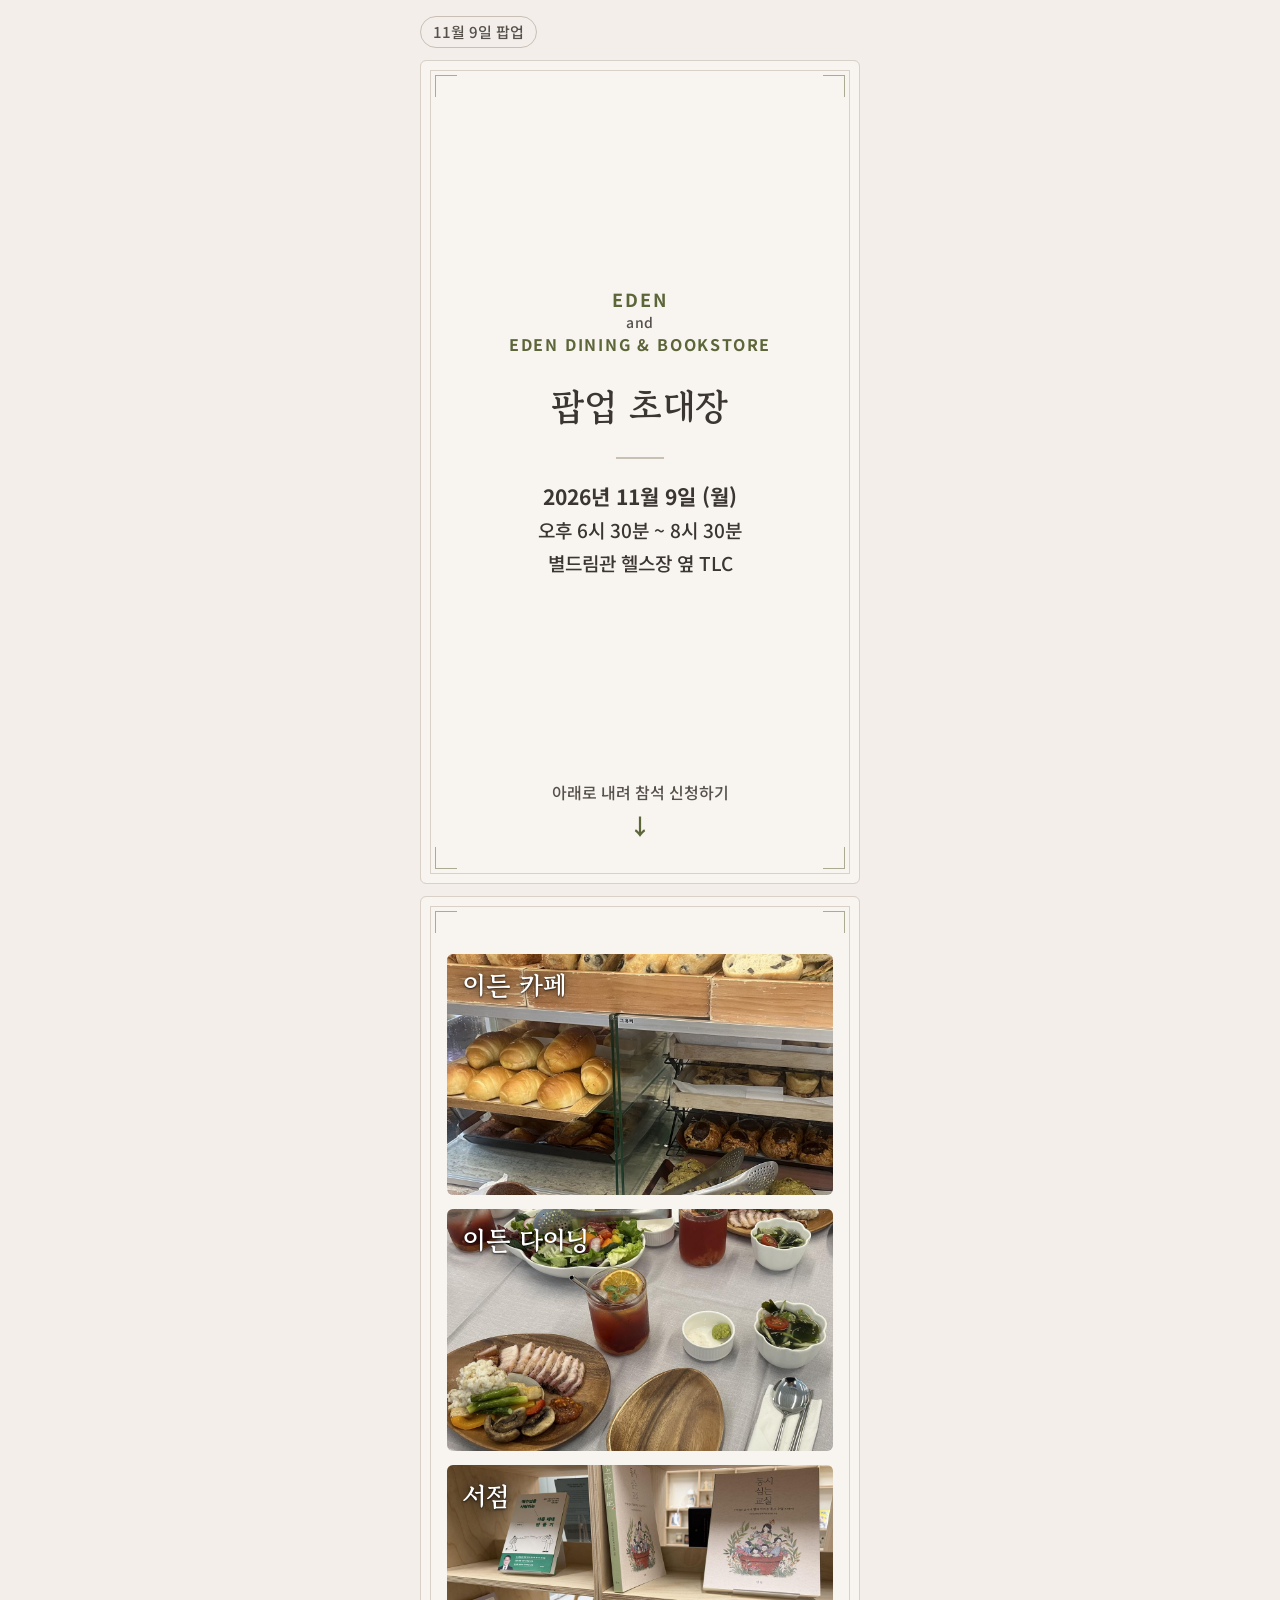
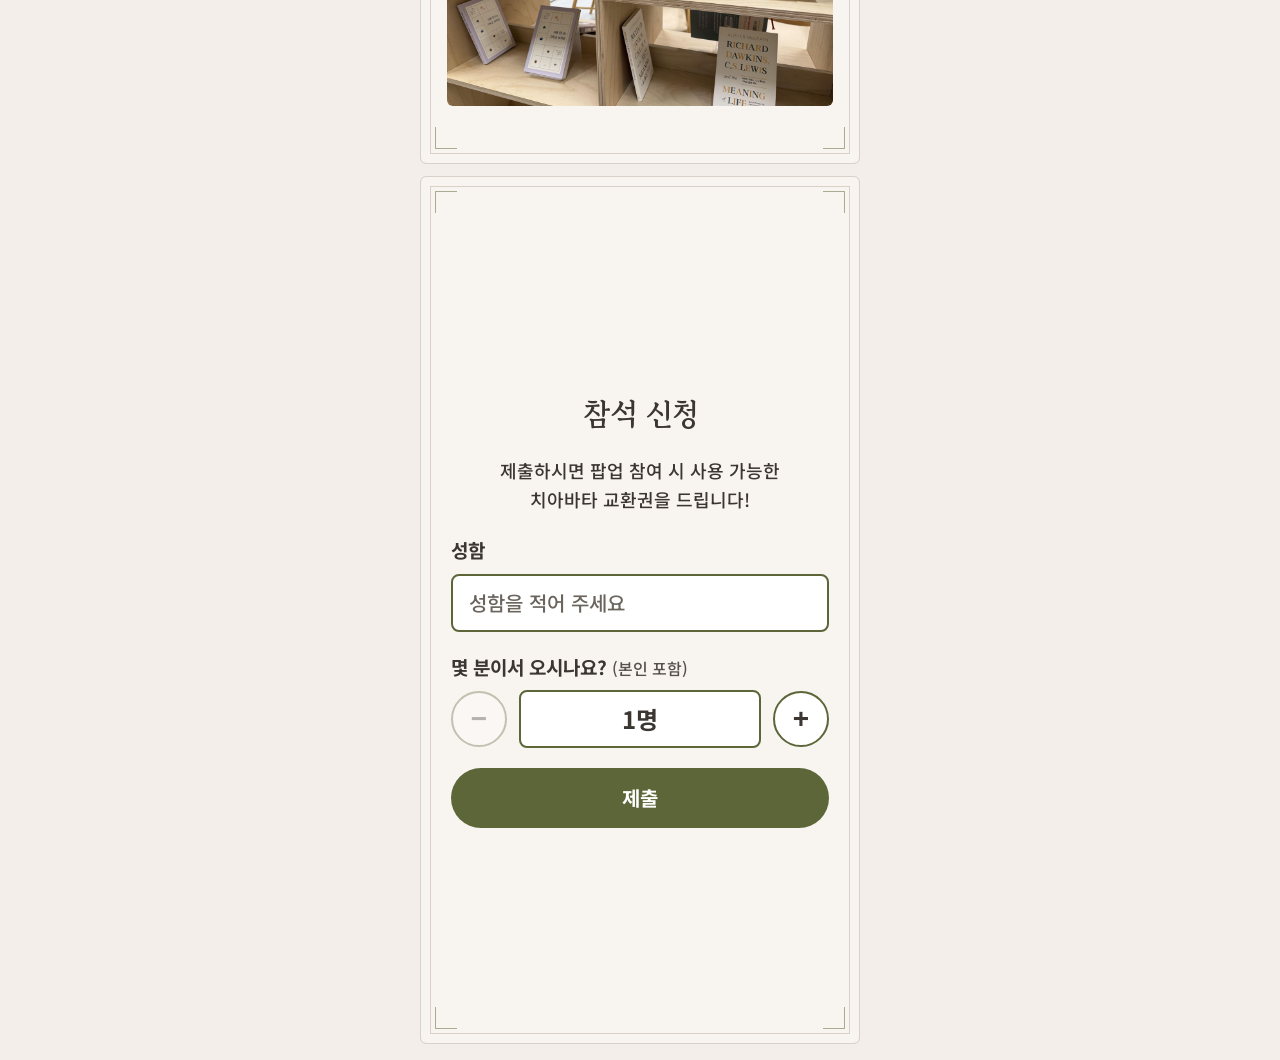
<file: index.html>
<!doctype html>
<html lang="ko">
<head>
<meta charset="utf-8">
<meta name="viewport" content="width=device-width,initial-scale=1,viewport-fit=cover">
<title>이든 카페·이든 다이닝 팝업 초대장</title>
<meta name="description" content="2026년 11월 9일(월) 오후 6시 30분, 별드림관 헬스장 옆 TLC에서 열리는 이든 카페·이든 다이닝 팝업에 초대합니다.">
<meta property="og:title" content="이든 카페·이든 다이닝 팝업 초대장">
<meta property="og:description" content="11월 9일(월) 오후 6:30 · 별드림관 헬스장 옆 TLC · 참석 신청하시면 치아바타 교환권을 드려요">
<meta property="og:image" content="https://edencafe-popup.github.io/assets/coupon.png">
<meta property="og:type" content="website">
<link rel="preconnect" href="https://fonts.googleapis.com">
<link rel="preconnect" href="https://fonts.gstatic.com" crossorigin>
<link rel="stylesheet" href="https://fonts.googleapis.com/css2?family=Gowun+Batang:wght@700&family=Noto+Sans+KR:wght@500;700&display=swap">
<style>
/* 이든 카페·이든 다이닝 팝업 초대장 — 공통 스타일
   레이아웃: 휴대폰 한 화면 크기 카드를 세로로 쌓고, 아래로 스크롤 */
:root{
  --bg:#f3eeea;
  --card:#f8f4f0;
  --ink:#3b3632;
  --ink-soft:#57514b;
  --line:#d9d1c8;
  --line-strong:#c9c0b5;
  --accent:#5c6639;
  --accent-ink:#ffffff;
  --warn:#a83a2f;
  --serif:"Gowun Batang","Noto Serif KR",serif;
  --sans:"Noto Sans KR","Apple SD Gothic Neo","Malgun Gothic",sans-serif;
  color-scheme:light;
}
*{box-sizing:border-box}
html{scroll-behavior:smooth;-webkit-text-size-adjust:100%}
body{margin:0;background:var(--bg);color:var(--ink);font-family:var(--sans);font-weight:500;font-size:18px;line-height:1.6;word-break:keep-all;
  padding-top:calc(16px + env(safe-area-inset-top,0px));padding-bottom:calc(16px + env(safe-area-inset-bottom,0px));
  padding-left:max(16px,env(safe-area-inset-left,0px));padding-right:max(16px,env(safe-area-inset-right,0px))}
[hidden]{display:none!important}
img{max-width:100%}
.wrap{max-width:440px;margin:0 auto;display:flex;flex-direction:column;gap:12px}

.top{display:flex;align-items:center;gap:10px;font-size:15px;color:var(--ink-soft)}
.pill{border:1px solid var(--line-strong);border-radius:999px;padding:3px 12px;font-variant-numeric:tabular-nums}

.card{position:relative;background:var(--card);border:1px solid var(--line);border-radius:6px;
  box-shadow:inset 0 0 0 9px var(--card),inset 0 0 0 10px var(--line);
  min-height:calc(100vh - 32px);min-height:calc(100svh - 32px);
  padding:44px 30px;display:flex;flex-direction:column;align-items:center;justify-content:center;gap:22px;text-align:center;
  scroll-margin-top:16px}
.card.first{min-height:calc(100vh - 76px);min-height:calc(100svh - 76px)}
.card::after{content:"";position:absolute;inset:14px;pointer-events:none;border:1px solid var(--accent);opacity:.5;
  -webkit-mask:linear-gradient(#000 0 0) top left/22px 22px no-repeat,linear-gradient(#000 0 0) top right/22px 22px no-repeat,linear-gradient(#000 0 0) bottom left/22px 22px no-repeat,linear-gradient(#000 0 0) bottom right/22px 22px no-repeat;
  mask:linear-gradient(#000 0 0) top left/22px 22px no-repeat,linear-gradient(#000 0 0) top right/22px 22px no-repeat,linear-gradient(#000 0 0) bottom left/22px 22px no-repeat,linear-gradient(#000 0 0) bottom right/22px 22px no-repeat}
.card.has-cue{padding-bottom:124px}

h1,h2{font-family:var(--serif);font-weight:700;margin:0;text-wrap:balance}
h1{font-size:36px;letter-spacing:.02em}
h2{font-size:30px;line-height:1.4}
p{margin:0}

.brand{display:flex;flex-direction:column;align-items:center;gap:2px;color:var(--accent);font-weight:700;letter-spacing:.1em;line-height:1.35}
.brand .b1{font-size:18px}
.brand .b2{font-size:14px;font-weight:500;letter-spacing:.04em;color:var(--ink-soft)}
.brand .b3{font-size:16px}
.rule{width:48px;height:2px;background:var(--line-strong)}
.when{display:flex;flex-direction:column;gap:4px;line-height:1.5;font-size:19px}
.when .date{font-size:21px;font-weight:700}

.cue{position:absolute;left:0;right:0;bottom:34px;display:flex;flex-direction:column;align-items:center;gap:2px;
  font-size:16px;color:var(--ink-soft);text-decoration:none;padding:6px 0}
.cue .arr{color:var(--accent);font-size:22px;font-weight:700;animation:bob 1.8s ease-in-out infinite}
@keyframes bob{0%,100%{transform:translateY(0)}50%{transform:translateY(5px)}}

.btn{display:flex;align-items:center;justify-content:center;width:100%;min-height:60px;border-radius:999px;border:0;
  background:var(--accent);color:var(--accent-ink);font:inherit;font-weight:700;font-size:20px;text-decoration:none;cursor:pointer}
.btn.ghost{background:transparent;color:var(--ink);border:2px solid var(--accent);min-height:58px;font-size:19px}
.btn:disabled{opacity:.6;cursor:wait}
.btn:active{transform:scale(.985)}
:focus-visible{outline:3px solid var(--accent);outline-offset:3px}

.banner{display:flex;align-items:center;justify-content:space-between;gap:10px;background:#e9ecdc;border:1px solid #c7cdb0;border-radius:8px;
  padding:12px 14px;font-size:16px;color:var(--ink)}
.banner a{color:var(--accent);font-weight:700;white-space:nowrap}

@media (prefers-reduced-motion: reduce){html{scroll-behavior:auto}.cue .arr{animation:none}}
@media (max-height:700px){.card{padding-top:34px;padding-bottom:34px;gap:16px}.card.has-cue{padding-bottom:116px}h1{font-size:32px}h2{font-size:27px}}
</style>
<style>
.field{width:100%;display:flex;flex-direction:column;gap:8px;text-align:left}
.field label{font-size:19px;font-weight:700}
.field input{height:58px;border:2px solid var(--accent);border-radius:8px;background:#fff;padding:0 16px;font:inherit;font-size:20px;color:var(--ink)}
.field input::placeholder{color:#6b655e}
form{width:100%;display:flex;flex-direction:column;gap:20px}
.err{color:var(--warn);font-size:16px;font-weight:700;text-align:left}
.err:empty{display:none}
.stepper{display:flex;align-items:center;gap:12px}
.stepper button{-webkit-tap-highlight-color:transparent;width:56px;height:56px;flex:none;border-radius:50%;border:2px solid var(--accent);background:#fff;color:var(--ink);font-size:28px;font-weight:700;line-height:1;cursor:pointer}
.stepper button:disabled{opacity:.35;cursor:default}
.stepper output{flex:1;min-width:0;height:58px;display:flex;align-items:center;justify-content:center;border:2px solid var(--accent);border-radius:8px;background:#fff;font-size:24px;font-weight:700;font-variant-numeric:tabular-nums}
.card.photos{padding:36px 26px;gap:14px}
.photos figure{position:relative;margin:0;width:100%;aspect-ratio:16/10;border-radius:6px;overflow:hidden;flex:none}
.photos img{width:100%;height:100%;object-fit:cover;display:block}
.photos figcaption{position:absolute;top:14px;left:16px;color:#fff;font-family:var(--serif);font-size:26px;font-weight:700;line-height:1.3;
  text-shadow:0 1px 2px rgba(0,0,0,.75),0 0 10px rgba(0,0,0,.6),0 0 22px rgba(0,0,0,.45)}
</style>
</head>
<body>
<main class="wrap">
  <div class="top"><span class="pill" id="dday">11월 9일</span></div>

  <div class="banner" id="done" hidden>
    <span>이미 참석 신청을 하셨어요.</span>
    <a href="coupon.html">내 쿠폰 보기 →</a>
  </div>

  <section class="card first has-cue" id="invite" aria-label="초대">
    <div class="brand">
      <span class="b1">EDEN</span>
      <span class="b2">and</span>
      <span class="b3">EDEN DINING &amp; BOOKSTORE</span>
    </div>
    <h1>팝업 초대장</h1>
    <div class="rule"></div>
    <div class="when">
      <span class="date">2026년 11월 9일 (월)</span>
      <span>오후 6시 30분 ~ 8시 30분</span>
      <span>별드림관 헬스장 옆 TLC</span>
    </div>
    <a class="cue" href="#rsvp">아래로 내려 참석 신청하기<span class="arr" aria-hidden="true">↓</span></a>
  </section>

  <section class="card photos" id="places" aria-label="팝업에서 만나는 곳">
    <figure>
      <img src="assets/eden.jpg" alt="진열대에 놓인 여러 가지 빵" width="1200" height="750" loading="lazy">
      <figcaption>이든 카페</figcaption>
    </figure>
    <figure>
      <img src="assets/brunch.jpg" alt="샐러드와 구운 고기, 음료가 차려진 브런치 식탁" width="1200" height="750" loading="lazy">
      <figcaption>이든 다이닝</figcaption>
    </figure>
    <figure>
      <img src="assets/bookstore.jpg" alt="나무 책장에 진열된 책들" width="1200" height="750" loading="lazy">
      <figcaption>서점</figcaption>
    </figure>
  </section>

  <section class="card" id="rsvp" aria-label="참석 신청">
    <h2>참석 신청</h2>
    <p>제출하시면 팝업 참여 시 사용 가능한<br>치아바타 교환권을 드립니다!</p>
    <form id="rsvpForm" novalidate>
      <div class="field">
        <label for="name">성함</label>
        <input id="name" name="name" type="text" autocomplete="name" maxlength="40" placeholder="성함을 적어 주세요">
      </div>
      <div class="field">
        <label id="partyLabel">몇 분이서 오시나요? <span style="font-weight:500;font-size:16px;color:var(--ink-soft)">(본인 포함)</span></label>
        <div class="stepper" role="group" aria-labelledby="partyLabel">
          <button type="button" id="minus" aria-label="한 명 줄이기">−</button>
          <output id="party" aria-live="polite">1명</output>
          <button type="button" id="plus" aria-label="한 명 늘리기">+</button>
        </div>
      </div>
      <p class="err" id="err" role="alert"></p>
      <button class="btn" type="submit" id="submitBtn">제출</button>
    </form>
  </section>
</main>

<script>
(function(){
  var SB_URL='https://qdkvclpapsasedrvhkvx.supabase.co', SB_KEY='sb_publishable_ceZ2sE7WKbkcod54qVl5aA_HR4bq4iQ';
  var KEY='popup-rsvp-v3';
  function load(){try{return JSON.parse(localStorage.getItem(KEY)||sessionStorage.getItem(KEY))}catch(e){return null}}
  function save(v){var s=JSON.stringify(v);try{localStorage.setItem(KEY,s)}catch(e){}try{sessionStorage.setItem(KEY,s)}catch(e){}}

  // D-day
  var today=new Date().toLocaleDateString('en-CA',{timeZone:'Asia/Seoul'}), d=Math.round((Date.UTC(2026,10,9)-Date.parse(today+'T00:00:00Z'))/864e5);
  document.getElementById('dday').textContent=d>0?('D-'+d+' · 11월 9일'):(d===0?'오늘 팝업이 열려요':'11월 9일 팝업');

  var saved=load();
  if(saved&&saved.name)document.getElementById('done').hidden=false;

  var form=document.getElementById('rsvpForm'), nameEl=document.getElementById('name'),
      err=document.getElementById('err'), btn=document.getElementById('submitBtn');
  var party=1, partyEl=document.getElementById('party'), minus=document.getElementById('minus'), plus=document.getElementById('plus');
  function showParty(){partyEl.textContent=party+'명';minus.disabled=party<=1;plus.disabled=party>=20}
  minus.addEventListener('click',function(){if(party>1){party--;showParty()}});
  plus.addEventListener('click',function(){if(party<20){party++;showParty()}});
  showParty();
  form.addEventListener('submit',function(e){
    e.preventDefault();
    var name=nameEl.value.trim();
    if(!name){err.textContent='성함을 적어 주세요.';nameEl.focus();return}
    err.textContent='';btn.disabled=true;btn.textContent='보내는 중…';
    fetch(SB_URL+'/rest/v1/rpc/popup_submit_rsvp',{method:'POST',
      headers:{'apikey':SB_KEY,'Content-Type':'application/json'},
      body:JSON.stringify({p_name:name,p_attending:true,p_party:party})})
    .then(function(r){if(!r.ok)throw new Error('http '+r.status);return r.json()})
    .then(function(code){
      save({name:name,party:party,code:String(code),at:Date.now()});
      nameEl.blur();
      location.href='coupon.html';
    })
    .catch(function(){
      err.textContent='보내지 못했습니다. 인터넷 연결을 확인하고 다시 눌러 주세요.';
      btn.disabled=false;btn.textContent='제출';
    });
  });
})();
</script>
</body>
</html>
</file>
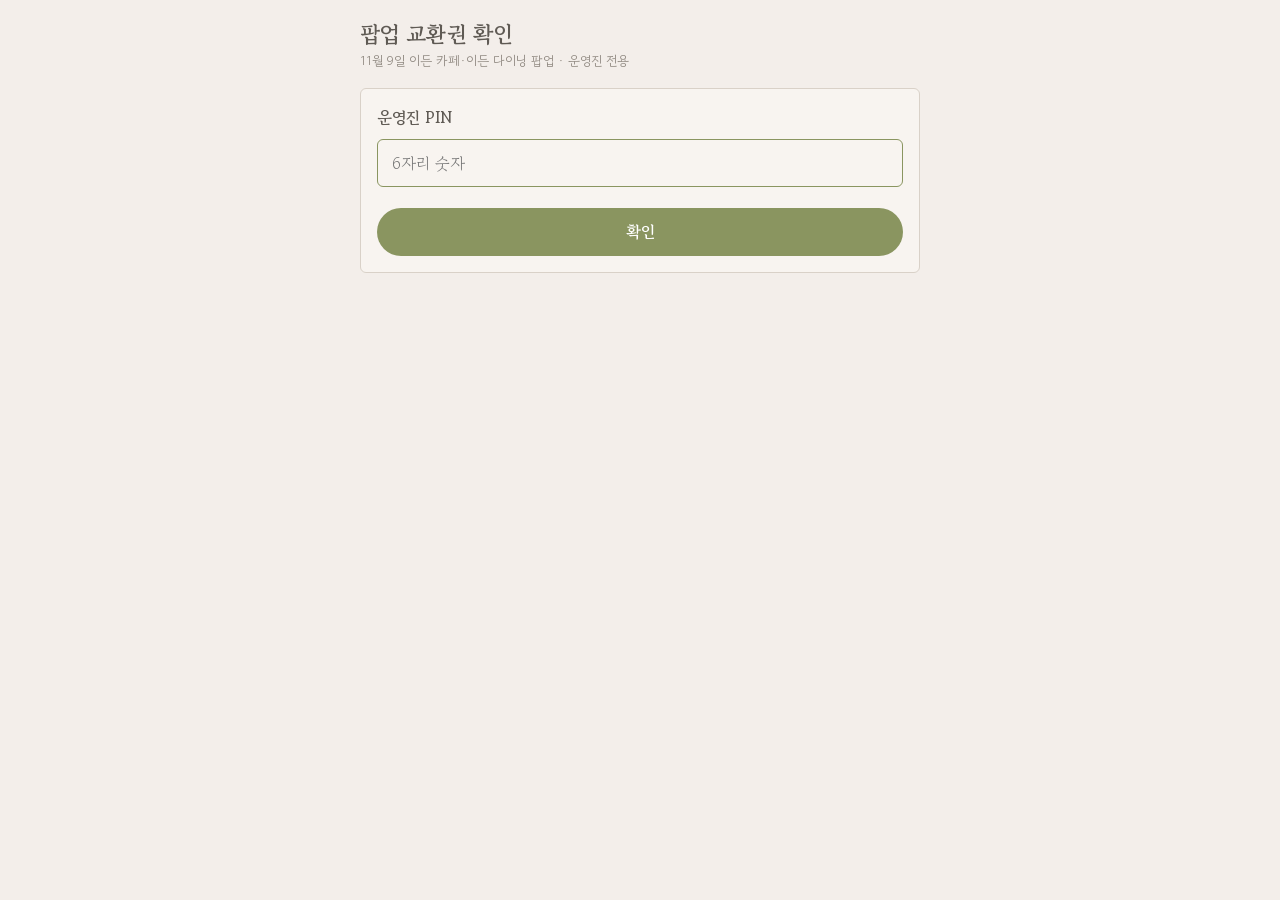
<file: admin.html>
<!doctype html>
<html lang="ko">
<head>
<meta charset="utf-8">
<meta name="viewport" content="width=device-width,initial-scale=1,viewport-fit=cover">
<meta name="robots" content="noindex">
<title>팝업 교환권 확인</title>
<link rel="preconnect" href="https://fonts.googleapis.com">
<link rel="preconnect" href="https://fonts.gstatic.com" crossorigin>
<link rel="stylesheet" href="https://fonts.googleapis.com/css2?family=Gowun+Batang:wght@400;700&family=Gowun+Dodum&display=swap">
<style>
/* 운영진용: 위에 요약, 그 아래 이름 검색, 응답 목록(교환 완료 체크) */
:root{
  --bg:#f3eeea;--card:#f8f4f0;--ink:#5f5a54;--ink-soft:#8c857d;--olive:#8a9560;--olive-ink:#fff;--line:#d9d1c8;--warn:#c4453a;--done:#e7eadb;
  --serif:"Gowun Batang","Noto Serif KR",serif;--sans:"Gowun Dodum","Apple SD Gothic Neo","Malgun Gothic",sans-serif;
}
@media (prefers-color-scheme: dark){:root{--bg:#22211d;--card:#2b2a25;--ink:#e6e0d8;--ink-soft:#aaa298;--olive:#a3ae78;--olive-ink:#1d1f15;--line:#45423b;--warn:#e7766b;--done:#343a26;color-scheme:dark}}
*{box-sizing:border-box}
[hidden]{display:none!important}
body{margin:0;background:var(--bg);color:var(--ink);font-family:var(--serif);font-size:16px;line-height:1.6;
  padding-left:max(16px,env(safe-area-inset-left,0px));padding-right:max(16px,env(safe-area-inset-right,0px));
  padding-top:calc(16px + env(safe-area-inset-top,0px));padding-bottom:calc(24px + env(safe-area-inset-bottom,0px))}
.wrap{max-width:560px;margin:0 auto;display:grid;gap:16px}
h1{font-size:22px;margin:0;font-weight:700}
.sub{font-family:var(--sans);font-size:13px;color:var(--ink-soft)}
.card{background:var(--card);border:1px solid var(--line);border-radius:6px;padding:16px}
input{width:100%;height:48px;border:1px solid var(--olive);border-radius:6px;background:transparent;color:var(--ink);font:inherit;padding:0 14px;font-size:16px}
.btn{display:flex;align-items:center;justify-content:center;width:100%;min-height:48px;border-radius:999px;border:0;background:var(--olive);color:var(--olive-ink);font:inherit;font-weight:700;cursor:pointer}
.btn.ghost{background:transparent;color:var(--ink);border:1px solid var(--line);width:auto;padding:0 16px;min-height:40px;font-weight:400;font-size:14px}
:focus-visible{outline:2px solid var(--olive);outline-offset:2px}
.err{color:var(--warn);font-family:var(--sans);font-size:13px;min-height:1.2em;margin:6px 0 0}
#appErr:empty{display:none}
.stats{display:grid;grid-template-columns:repeat(3,1fr);gap:8px;text-align:center}
.stat b{display:block;font-size:24px;font-variant-numeric:tabular-nums}
.stat span{font-family:var(--sans);font-size:12px;color:var(--ink-soft)}
.bar{display:flex;gap:8px;align-items:center}
.bar input{flex:1;min-width:0}
.list{display:grid;gap:8px}
.row{display:grid;grid-template-columns:minmax(0,1fr) auto;gap:10px;align-items:center;background:var(--card);border:1px solid var(--line);border-radius:6px;padding:12px 14px}
.row.done{background:var(--done)}
.row.no{opacity:.6}
.who{min-width:0}
.who b{font-size:17px;overflow-wrap:anywhere}
.meta{font-family:var(--sans);font-size:12.5px;color:var(--ink-soft);font-variant-numeric:tabular-nums}
.toggle{min-width:92px;min-height:44px;border-radius:999px;border:1px solid var(--olive);background:transparent;color:var(--ink);font-family:var(--sans);font-size:14px;cursor:pointer}
.row.done .toggle{background:var(--olive);color:var(--olive-ink)}
.toggle:disabled{opacity:.5}
.empty{text-align:center;color:var(--ink-soft);font-size:14px;padding:24px 0}
.foot{font-family:var(--sans);font-size:12px;color:var(--ink-soft);text-align:center}
</style>
</head>
<body>
<main class="wrap">
  <div>
    <h1>팝업 교환권 확인</h1>
    <div class="sub">11월 9일 이든 카페·이든 다이닝 팝업 · 운영진 전용</div>
  </div>

  <section class="card" id="login">
    <form id="loginForm" novalidate>
      <label for="pin" style="display:block;margin-bottom:8px;font-weight:700">운영진 PIN</label>
      <input id="pin" type="password" inputmode="numeric" autocomplete="off" placeholder="6자리 숫자">
      <p class="err" id="loginErr" role="alert"></p>
      <button class="btn" type="submit">확인</button>
    </form>
  </section>

  <section id="app" hidden>
    <div class="wrap">
      <div class="card stats">
        <div class="stat"><b id="sAttend">0</b><span>참석 신청</span></div>
        <div class="stat"><b id="sPeople">0</b><span>교환 대기</span></div>
        <div class="stat"><b id="sDone">0</b><span>교환 완료</span></div>
      </div>
      <div class="bar">
        <input id="q" type="search" placeholder="성함으로 찾기" autocomplete="off">
        <button class="btn ghost" type="button" id="refresh">새로고침</button>
      </div>
      <p class="err" id="appErr" role="alert"></p>
      <div class="list" id="list"></div>
      <p class="foot" id="updated"></p>
      <p class="foot"><button class="btn ghost" type="button" id="logout" style="margin:0 auto">PIN 다시 입력</button></p>
    </div>
  </section>
</main>

<script>
(function(){
  const SB_URL='https://qdkvclpapsasedrvhkvx.supabase.co', SB_KEY='sb_publishable_ceZ2sE7WKbkcod54qVl5aA_HR4bq4iQ';
  const $=id=>document.getElementById(id);
  let pin='', rows=[];
  const ss={get(){try{return sessionStorage.getItem('popup-pin')||''}catch(e){return ''}},set(v){try{sessionStorage.setItem('popup-pin',v)}catch(e){}},del(){try{sessionStorage.removeItem('popup-pin')}catch(e){}}};

  async function rpc(fn,body){
    const r=await fetch(SB_URL+'/rest/v1/rpc/'+fn,{method:'POST',headers:{apikey:SB_KEY,'Content-Type':'application/json'},body:JSON.stringify(body)});
    if(!r.ok){const t=await r.text();const e=new Error(t);e.status=r.status;e.unauth=/unauthorized/.test(t);throw e}
    return r.json();
  }
  async function load(){
    try{
      rows=await rpc('popup_admin_list',{p_key:pin});
      $('appErr').textContent='';
      render();
      $('updated').textContent='마지막 업데이트 '+new Date().toLocaleTimeString('ko-KR',{hour:'2-digit',minute:'2-digit',second:'2-digit'});
      return true;
    }catch(e){
      if(e.unauth)return false;
      $('appErr').textContent='목록을 불러오지 못했습니다. 인터넷 연결을 확인해 주세요.';
      return true;
    }
  }
  function render(){
    const q=$('q').value.trim().replace(/^no\.?\s*/i,'');
    const att=rows.filter(r=>r.attending);
    $('sAttend').textContent=att.length+'건 · '+att.reduce((t,r)=>t+(r.party_size||1),0)+'명';
    $('sPeople').textContent=att.filter(r=>!r.redeemed_at).length+'명';
    $('sDone').textContent=att.filter(r=>r.redeemed_at).length+'명';
    const shown=rows.filter(r=>!q||r.name.includes(q)||r.code===q)
      .sort((a,b)=>(b.attending-a.attending)||a.name.localeCompare(b.name,'ko'));
    const list=$('list'); list.textContent='';
    if(!shown.length){const p=document.createElement('p');p.className='empty';p.textContent=rows.length?'찾는 성함이 없습니다.':'아직 응답이 없습니다.';list.appendChild(p);return}
    for(const r of shown){
      const row=document.createElement('div');row.className='row'+(r.redeemed_at?' done':'')+(r.attending?'':' no');
      const who=document.createElement('div');who.className='who';
      const b=document.createElement('b');b.textContent=r.name;
      const m=document.createElement('div');m.className='meta';
      m.textContent=r.attending?(new Date(r.created_at).toLocaleDateString('ko-KR',{month:'numeric',day:'numeric'})+' 신청'+(r.party_size?` · ${r.party_size}명`:'')+(r.redeemed_at?` · ${new Date(r.redeemed_at).toLocaleTimeString('ko-KR',{hour:'2-digit',minute:'2-digit'})} 교환`:'')):'불참 응답';
      who.append(b,m);row.appendChild(who);
      if(r.attending){
        const t=document.createElement('button');t.type='button';t.className='toggle';
        t.textContent=r.redeemed_at?'교환 완료':'교환하기';
        t.setAttribute('aria-pressed',!!r.redeemed_at);
        t.onclick=async()=>{
          t.disabled=true;
          try{
            const v=await rpc('popup_admin_set_redeemed',{p_key:pin,p_id:r.id,p_redeemed:!r.redeemed_at});
            r.redeemed_at=v;render();
          }catch(e){$('appErr').textContent='저장하지 못했습니다. 다시 눌러 주세요.';t.disabled=false}
        };
        row.appendChild(t);
      }
      list.appendChild(row);
    }
  }
  async function enter(p){
    pin=p;
    const ok=await load();
    if(!ok){pin='';ss.del();return false}
    ss.set(p);$('login').hidden=true;$('app').hidden=false;return true;
  }
  $('loginForm').addEventListener('submit',async e=>{
    e.preventDefault();
    const p=$('pin').value.trim();
    if(!p){$('loginErr').textContent='PIN을 입력해 주세요.';return}
    $('loginErr').textContent='';
    if(!await enter(p))$('loginErr').textContent='PIN이 맞지 않습니다.';
  });
  $('q').addEventListener('input',render);
  $('refresh').onclick=load;
  $('logout').onclick=()=>{ss.del();pin='';rows=[];$('app').hidden=true;$('login').hidden=false;$('pin').value=''};
  setInterval(()=>{if(pin&&!document.hidden)load()},15000);
  const saved=ss.get(); if(saved)enter(saved);
})();
</script>
</body>
</html>
</file>
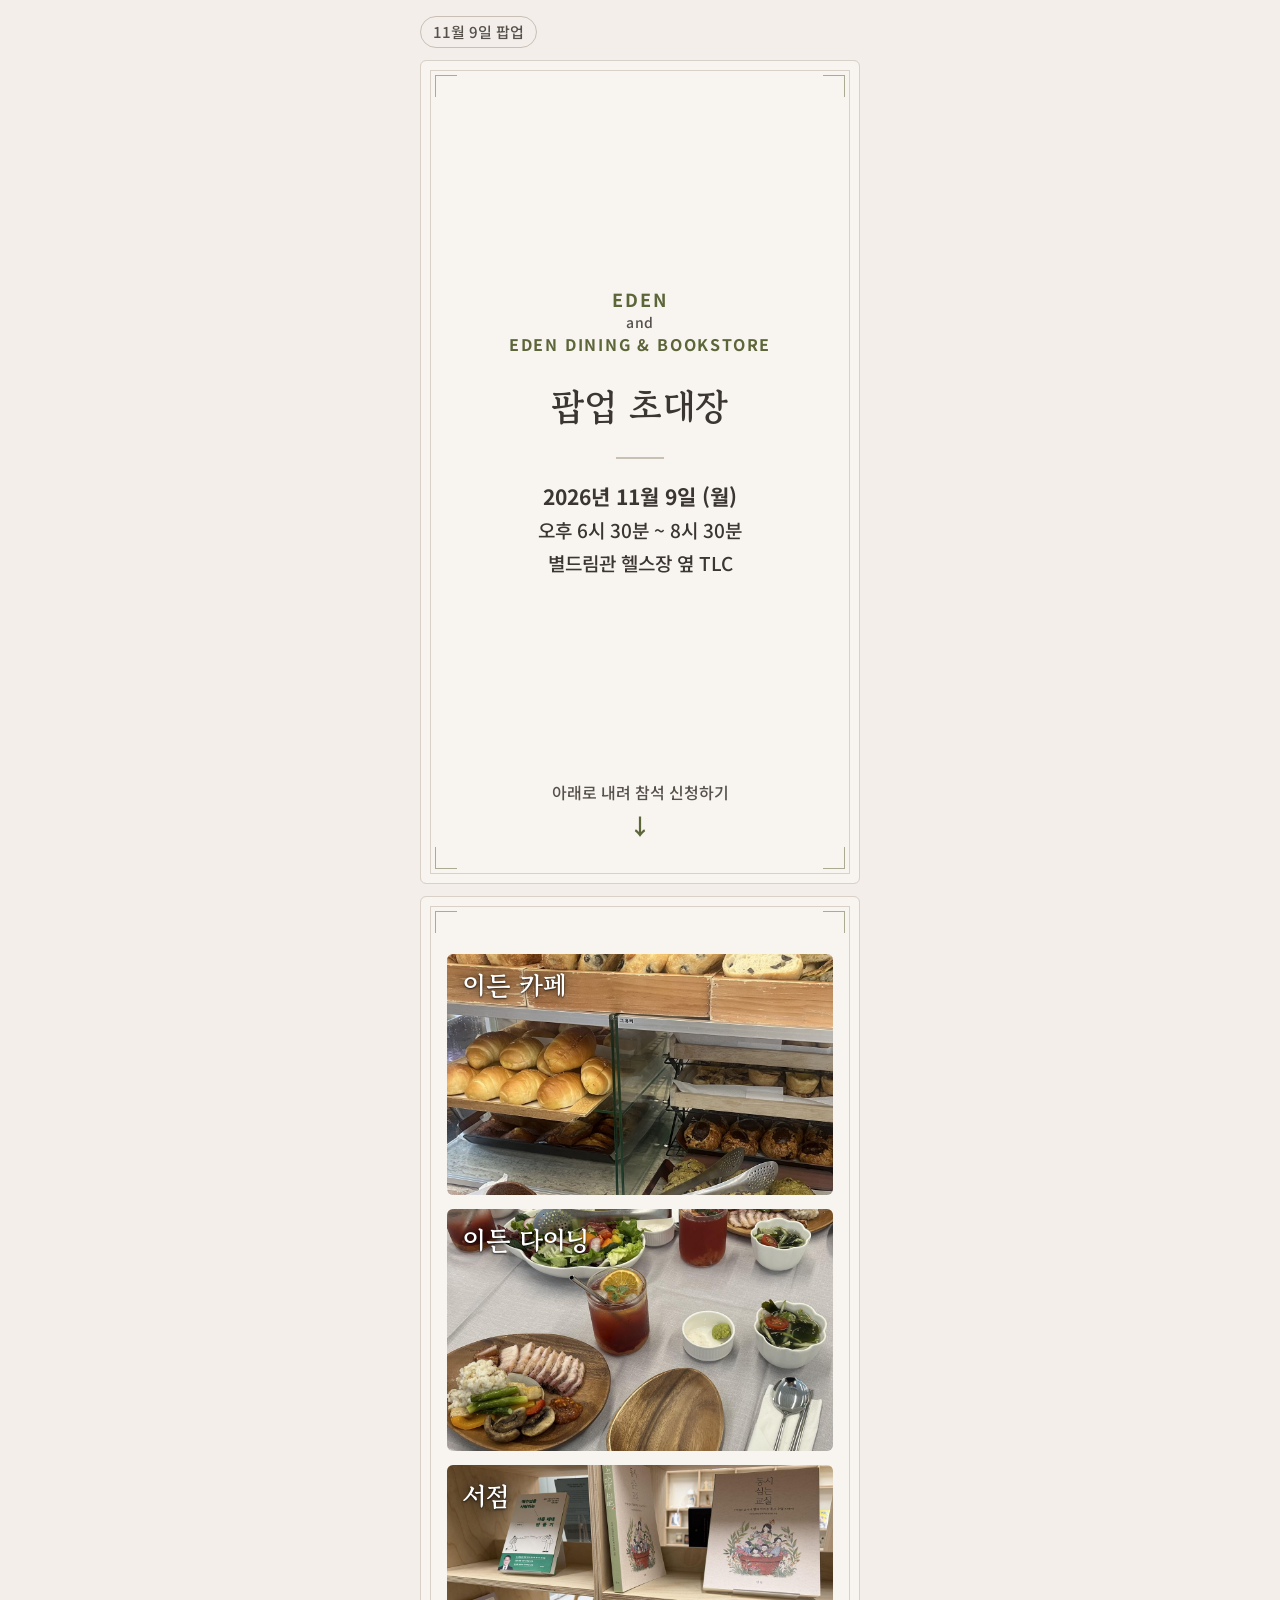
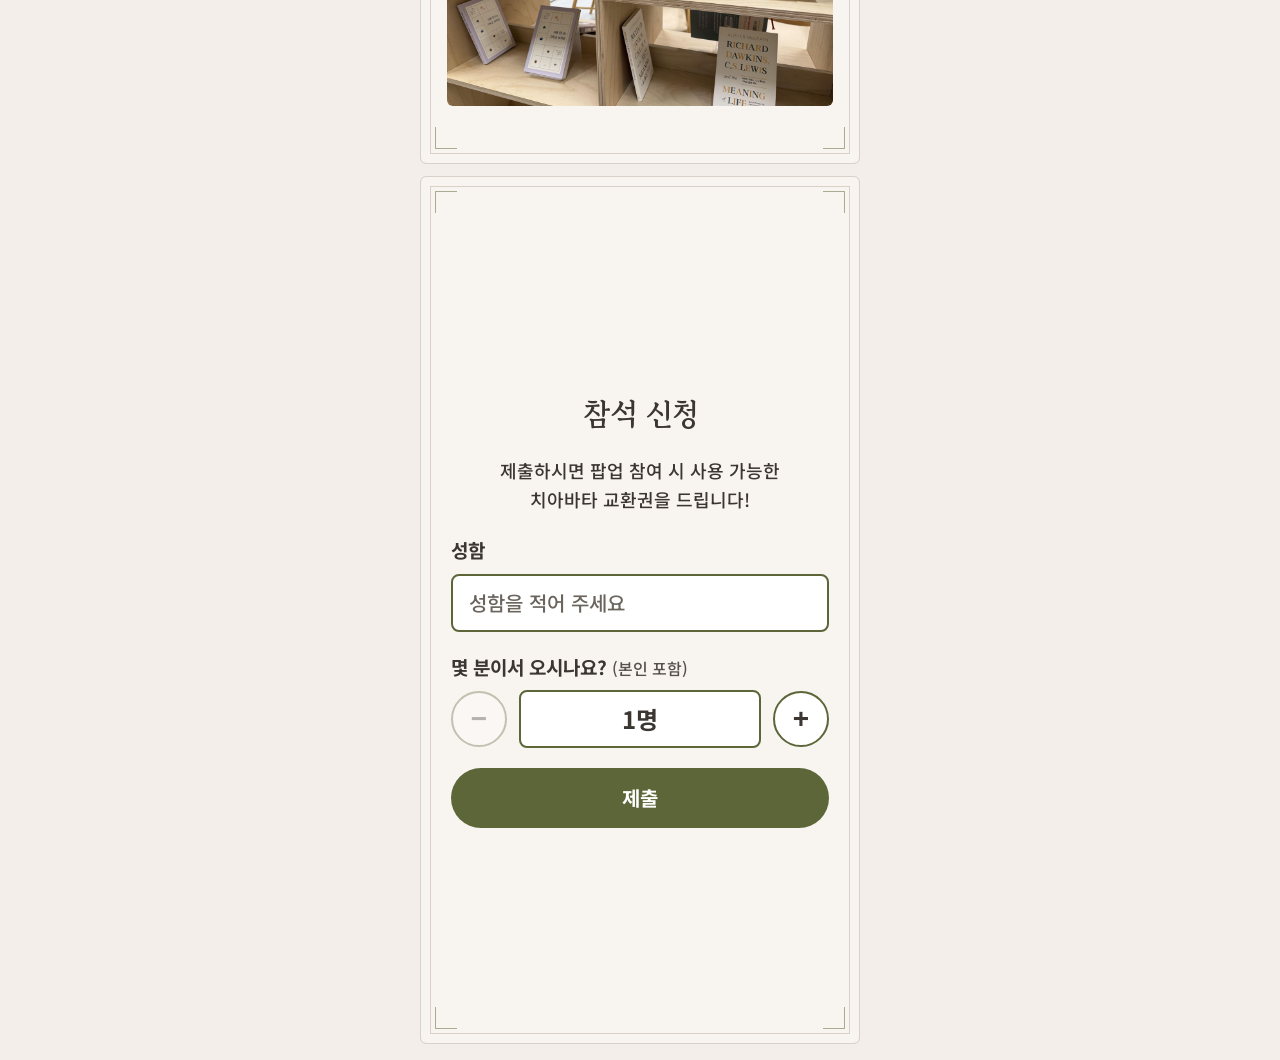
<file: coupon.html>
<!doctype html>
<html lang="ko">
<head>
<meta charset="utf-8">
<meta name="viewport" content="width=device-width,initial-scale=1,viewport-fit=cover">
<meta name="robots" content="noindex">
<title>치아바타 교환권 · 이든 카페·이든 다이닝 팝업</title>
<link rel="preconnect" href="https://fonts.googleapis.com">
<link rel="preconnect" href="https://fonts.gstatic.com" crossorigin>
<link rel="stylesheet" href="https://fonts.googleapis.com/css2?family=Gowun+Batang:wght@700&family=Noto+Sans+KR:wght@500;700&display=swap">
<style>
/* 이든 카페·이든 다이닝 팝업 초대장 — 공통 스타일
   레이아웃: 휴대폰 한 화면 크기 카드를 세로로 쌓고, 아래로 스크롤 */
:root{
  --bg:#f3eeea;
  --card:#f8f4f0;
  --ink:#3b3632;
  --ink-soft:#57514b;
  --line:#d9d1c8;
  --line-strong:#c9c0b5;
  --accent:#5c6639;
  --accent-ink:#ffffff;
  --warn:#a83a2f;
  --serif:"Gowun Batang","Noto Serif KR",serif;
  --sans:"Noto Sans KR","Apple SD Gothic Neo","Malgun Gothic",sans-serif;
  color-scheme:light;
}
*{box-sizing:border-box}
html{scroll-behavior:smooth;-webkit-text-size-adjust:100%}
body{margin:0;background:var(--bg);color:var(--ink);font-family:var(--sans);font-weight:500;font-size:18px;line-height:1.6;word-break:keep-all;
  padding-top:calc(16px + env(safe-area-inset-top,0px));padding-bottom:calc(16px + env(safe-area-inset-bottom,0px));
  padding-left:max(16px,env(safe-area-inset-left,0px));padding-right:max(16px,env(safe-area-inset-right,0px))}
[hidden]{display:none!important}
img{max-width:100%}
.wrap{max-width:440px;margin:0 auto;display:flex;flex-direction:column;gap:12px}

.top{display:flex;align-items:center;gap:10px;font-size:15px;color:var(--ink-soft)}
.pill{border:1px solid var(--line-strong);border-radius:999px;padding:3px 12px;font-variant-numeric:tabular-nums}

.card{position:relative;background:var(--card);border:1px solid var(--line);border-radius:6px;
  box-shadow:inset 0 0 0 9px var(--card),inset 0 0 0 10px var(--line);
  min-height:calc(100vh - 32px);min-height:calc(100svh - 32px);
  padding:44px 30px;display:flex;flex-direction:column;align-items:center;justify-content:center;gap:22px;text-align:center;
  scroll-margin-top:16px}
.card.first{min-height:calc(100vh - 76px);min-height:calc(100svh - 76px)}
.card::after{content:"";position:absolute;inset:14px;pointer-events:none;border:1px solid var(--accent);opacity:.5;
  -webkit-mask:linear-gradient(#000 0 0) top left/22px 22px no-repeat,linear-gradient(#000 0 0) top right/22px 22px no-repeat,linear-gradient(#000 0 0) bottom left/22px 22px no-repeat,linear-gradient(#000 0 0) bottom right/22px 22px no-repeat;
  mask:linear-gradient(#000 0 0) top left/22px 22px no-repeat,linear-gradient(#000 0 0) top right/22px 22px no-repeat,linear-gradient(#000 0 0) bottom left/22px 22px no-repeat,linear-gradient(#000 0 0) bottom right/22px 22px no-repeat}
.card.has-cue{padding-bottom:124px}

h1,h2{font-family:var(--serif);font-weight:700;margin:0;text-wrap:balance}
h1{font-size:36px;letter-spacing:.02em}
h2{font-size:30px;line-height:1.4}
p{margin:0}

.brand{display:flex;flex-direction:column;align-items:center;gap:2px;color:var(--accent);font-weight:700;letter-spacing:.1em;line-height:1.35}
.brand .b1{font-size:18px}
.brand .b2{font-size:14px;font-weight:500;letter-spacing:.04em;color:var(--ink-soft)}
.brand .b3{font-size:16px}
.rule{width:48px;height:2px;background:var(--line-strong)}
.when{display:flex;flex-direction:column;gap:4px;line-height:1.5;font-size:19px}
.when .date{font-size:21px;font-weight:700}

.cue{position:absolute;left:0;right:0;bottom:34px;display:flex;flex-direction:column;align-items:center;gap:2px;
  font-size:16px;color:var(--ink-soft);text-decoration:none;padding:6px 0}
.cue .arr{color:var(--accent);font-size:22px;font-weight:700;animation:bob 1.8s ease-in-out infinite}
@keyframes bob{0%,100%{transform:translateY(0)}50%{transform:translateY(5px)}}

.btn{display:flex;align-items:center;justify-content:center;width:100%;min-height:60px;border-radius:999px;border:0;
  background:var(--accent);color:var(--accent-ink);font:inherit;font-weight:700;font-size:20px;text-decoration:none;cursor:pointer}
.btn.ghost{background:transparent;color:var(--ink);border:2px solid var(--accent);min-height:58px;font-size:19px}
.btn:disabled{opacity:.6;cursor:wait}
.btn:active{transform:scale(.985)}
:focus-visible{outline:3px solid var(--accent);outline-offset:3px}

.banner{display:flex;align-items:center;justify-content:space-between;gap:10px;background:#e9ecdc;border:1px solid #c7cdb0;border-radius:8px;
  padding:12px 14px;font-size:16px;color:var(--ink)}
.banner a{color:var(--accent);font-weight:700;white-space:nowrap}

@media (prefers-reduced-motion: reduce){html{scroll-behavior:auto}.cue .arr{animation:none}}
@media (max-height:700px){.card{padding-top:34px;padding-bottom:34px;gap:16px}.card.has-cue{padding-bottom:116px}h1{font-size:32px}h2{font-size:27px}}
</style>
<style>
.coupon-img{width:300px;height:auto;display:block;filter:drop-shadow(0 8px 14px rgba(60,50,30,.18))}
.owner{width:100%;border-top:1.5px dashed var(--line-strong);padding-top:14px;font-size:24px;font-weight:700}
.place-photo{width:100%;height:auto;aspect-ratio:16/10;object-fit:cover;border-radius:6px;display:block}
.place{display:flex;flex-direction:column;gap:6px;line-height:1.5}
.place strong{font-size:22px}
.place span{font-size:19px}
.dl-msg{font-size:15px;color:var(--ink-soft);margin-top:-10px}
.dl-msg:empty{display:none}
/* 휴대폰 저장 화면 */
.saveview{position:fixed;inset:0;z-index:50;background:rgba(20,18,14,.75);display:flex;align-items:center;justify-content:center;
  padding:calc(16px + env(safe-area-inset-top,0px)) max(16px,env(safe-area-inset-right,0px)) calc(16px + env(safe-area-inset-bottom,0px)) max(16px,env(safe-area-inset-left,0px))}
.savebox{width:100%;max-width:400px;max-height:100%;overflow:auto;background:var(--card);border-radius:10px;padding:20px;display:grid;gap:14px;text-align:center}
.savebox .t{font-family:var(--serif);font-size:22px;font-weight:700;margin:0}
.savebox img{width:100%;height:auto;border:1px solid var(--line);border-radius:6px;-webkit-touch-callout:default;user-select:auto}
.savebox .help{font-size:17px;line-height:1.6}
</style>
</head>
<body>
<main class="wrap">
  <div class="top"><span class="pill" id="dday">11월 9일</span></div>

  <section class="card first has-cue" id="coupon" aria-label="치아바타 교환권">
    <h2>팝업에서 뵙겠습니다!</h2>
    <img class="coupon-img" src="assets/coupon.png" alt="FREE CIABATTA 쿠폰" width="640" height="327">
    <p style="font-size:19px">팝업에 참여하시고<br>이 쿠폰을 보여주시면<br><strong>치아바타로 교환해 드립니다.</strong></p>
    <p class="owner" id="owner">○○○ 님</p>
    <button class="btn ghost" type="button" id="dl">쿠폰 이미지 저장</button>
    <p class="dl-msg" id="dlMsg" role="status"></p>
    <a class="cue" href="#location">아래로 내려 오시는 길 보기<span class="arr" aria-hidden="true">↓</span></a>
  </section>

  <section class="card" id="location" aria-label="오시는 길">
    <h2>오시는 길</h2>
    <img class="place-photo" src="assets/building.jpg" alt="TLC가 있는 건물 1층 — 통유리창이 이어진 흰 건물" width="1200" height="675">
    <div class="place">
      <strong>별드림관 헬스장 옆 TLC</strong>
      <span>11월 9일 (월)</span>
      <span>오후 6시 30분 ~ 8시 30분</span>
    </div>
  </section>

  <section class="card" id="thanks" aria-label="감사 인사">
    <h2>참여해주셔서<br>감사합니다</h2>
    <div class="rule"></div>
    <div class="brand">
      <span class="b1">EDEN</span>
      <span class="b2">and</span>
      <span class="b3">EDEN DINING &amp; BOOKSTORE</span>
    </div>
  </section>
</main>

<div class="saveview" id="saveView" role="dialog" aria-modal="true" aria-labelledby="saveTitle" hidden>
  <div class="savebox">
    <p class="t" id="saveTitle">쿠폰 이미지</p>
    <img id="saveImg" alt="치아바타 교환권 이미지">
    <p class="help"><b>이미지를 손가락으로 길게 누른 뒤</b><br>&lsquo;사진 앱에 저장&rsquo; 또는 &lsquo;이미지 다운로드&rsquo;를<br>누르면 사진첩에 저장됩니다.</p>
    <button class="btn" type="button" id="saveShare" hidden>공유 메뉴에서 저장하기</button>
    <button class="btn ghost" type="button" id="saveClose">닫기</button>
  </div>
</div>

<script>
(function(){
  var KEY='popup-rsvp-v3';
  if('scrollRestoration' in history)history.scrollRestoration='manual';
  function toTop(){if(!location.hash)window.scrollTo(0,0)}
  toTop();
  document.addEventListener('DOMContentLoaded',toTop);
  window.addEventListener('load',toTop);
  window.addEventListener('pageshow',toTop);
  function load(){try{return JSON.parse(localStorage.getItem(KEY)||sessionStorage.getItem(KEY))}catch(e){return null}}
  var saved=load();
  if(!saved||!saved.name){location.replace('./#rsvp');return}
  document.getElementById('owner').textContent=saved.name+' 님';

  var today=new Date().toLocaleDateString('en-CA',{timeZone:'Asia/Seoul'}), d=Math.round((Date.UTC(2026,10,9)-Date.parse(today+'T00:00:00Z'))/864e5);
  document.getElementById('dday').textContent=d>0?('D-'+d+' · 11월 9일'):(d===0?'오늘 팝업이 열려요':'11월 9일 팝업');

  // 쿠폰 이미지 만들기
  function couponPng(){
    return new Promise(function(res,rej){
      var img=document.querySelector('.coupon-img');
      function draw(){
        var W=900,H=900,c=document.createElement('canvas');c.width=W;c.height=H;var x=c.getContext('2d');
        x.fillStyle='#f8f4f0';x.fillRect(0,0,W,H);
        x.strokeStyle='#d9d1c8';x.lineWidth=3;x.strokeRect(24,24,W-48,H-48);
        var iw=740,ih=Math.round(iw*img.naturalHeight/img.naturalWidth);
        x.drawImage(img,(W-iw)/2,110,iw,ih);
        x.textAlign='center';x.fillStyle='#3b3632';
        x.font='700 46px "Noto Sans KR", sans-serif';
        x.fillText(saved.name+' 님',W/2,110+ih+110);
        x.fillStyle='#57514b';x.font='500 32px "Noto Sans KR", sans-serif';
        x.fillText('11월 9일 이든 카페·이든 다이닝 팝업',W/2,110+ih+175);
        x.fillText('현장에서 보여주시면 치아바타로 교환해 드립니다',W/2,110+ih+225);
        c.toBlob(function(b){b?res(b):rej(new Error('blob'))},'image/png');
      }
      if(img.complete&&img.naturalWidth)draw();else{img.onload=draw;img.onerror=rej}
    });
  }
  var isMobile=/Android|iPhone|iPad|iPod/i.test(navigator.userAgent)||(navigator.maxTouchPoints>1&&/Macintosh/.test(navigator.userAgent));
  var dl=document.getElementById('dl'),dlMsg=document.getElementById('dlMsg'),
      sv=document.getElementById('saveView'),svImg=document.getElementById('saveImg'),svShare=document.getElementById('saveShare');
  var file=null;
  function toDataURL(b){return new Promise(function(res,rej){var r=new FileReader();r.onload=function(){res(r.result)};r.onerror=rej;r.readAsDataURL(b)})}
  dl.addEventListener('click',function(){
    dlMsg.textContent='';
    (document.fonts&&document.fonts.ready?document.fonts.ready:Promise.resolve()).then(couponPng).then(function(blob){
      var fname='popup-coupon.png';
      if(isMobile){
        try{file=new File([blob],fname,{type:'image/png'})}catch(e){file=null}
        return toDataURL(blob).then(function(u){
          svImg.src=u;
          var ok=false;try{ok=!!(file&&navigator.canShare&&navigator.canShare({files:[file]}))}catch(e){}
          svShare.hidden=!ok;sv.hidden=false;document.body.style.overflow='hidden';
        });
      }
      var url=URL.createObjectURL(blob),a=document.createElement('a');a.href=url;a.download=fname;
      document.body.appendChild(a);a.click();a.remove();setTimeout(function(){URL.revokeObjectURL(url)},4000);
    }).catch(function(){dlMsg.textContent='이미지를 만들지 못했습니다. 이 화면을 캡처해 주세요.'});
  });
  svShare.addEventListener('click',function(){if(file)navigator.share({files:[file]}).catch(function(){})});
  function closeSave(){sv.hidden=true;document.body.style.overflow=''}
  document.getElementById('saveClose').addEventListener('click',closeSave);
  sv.addEventListener('click',function(e){if(e.target===sv)closeSave()});
  document.addEventListener('keydown',function(e){if(e.key==='Escape'&&!sv.hidden)closeSave()});
})();
</script>
</body>
</html>
</file>
